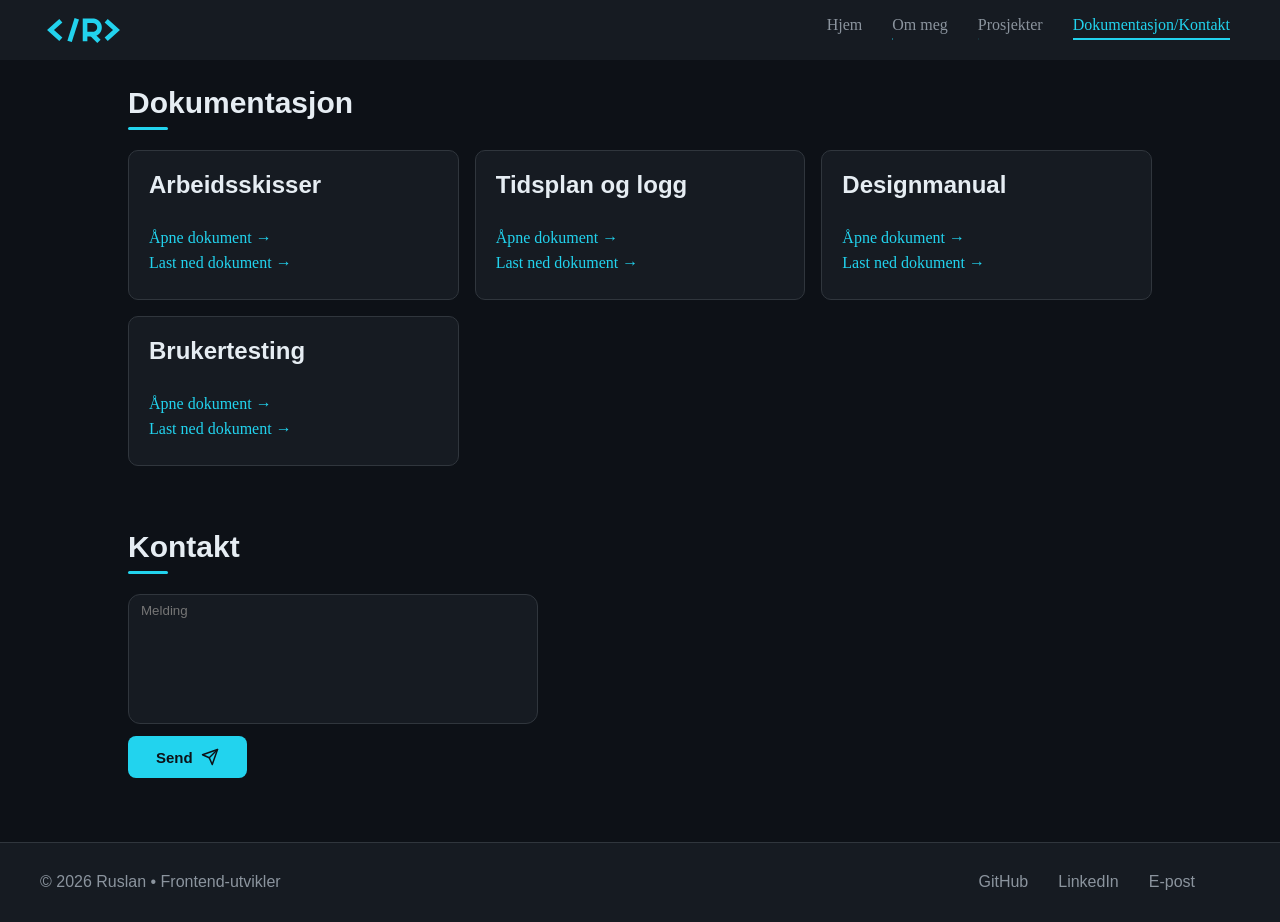
<file: html/dokumentasjon.html>
<!DOCTYPE html>
<html lang="no">
<head>
    <meta charset="UTF-8">
    <meta name="viewport" content="width=device-width, initial-scale=1.0">
    <title>Portfolio</title>
    <link rel="stylesheet" href="../css/main.css">
</head>
<body>
    <header>
        <div class="logo">
            <a href="../index.html">
                <img src="../img/logo-R.svg">
            </a>
        </div>

        <details class="mobile-menu">
            <summary>Meny</summary>
            <ul>
                <li><a href="../index.html">Hjem</a></li>
                <li><a href="om meg.html">Om meg</a></li>
                <li><a href="prosjekter.html">Prosjekter</a></li>
                <li><a href="dokumentasjon.html" class="active">Dokumentasjon/Kontakt</a></li>
            </ul>
        </details>

        <nav class="nav" id="nav-menu">
            <li><a href="../index.html">Hjem</a></li>
            <li><a href="om meg.html">Om meg</a></li>
            <li><a href="prosjekter.html">Prosjekter</a></li>
            <li><a href="dokumentasjon.html" class="active">Dokumentasjon/Kontakt</a></li>
        </nav>

    </header>

    <main>

        <section>
            <div class="dokumentasjon">
                <h1 class="section-title">Dokumentasjon</h1>
    
                <div class="cards-dokumentasjon">
                    <div class="card-dokumentasjon">
                        <h2>Arbeidsskisser</h2>
    
                        <a href="https://www.figma.com/design/So8fvzmalT2VkkwlHeTZH9/Portfolio-Frontend-%E2%80%93-Wireframes---Design-Manual?node-id=1-2&p=f&t=up4raHRkw9bvQjU5-0" target="_blank">Åpne dokument →</a>
                        <a href="../dokumenter/Portfolio Frontend – Wireframes + Design Manual.pdf" download="Arbeidsskisser-dokument.pdf">Last ned dokument →</a>
                    </div>
                    <div class="card-dokumentasjon">
                        <h2>Tidsplan og logg</h2>
    
                        <a href="../dokumenter/Tidsplan_og_logg.pdf" target="_blank">Åpne dokument →</a>
                        <a href="../dokumenter/Tidsplan_og_logg.pdf" download="Tidsplan og logg-dokument.pdf">Last ned dokument →</a>
                    </div>
                    <div class="card-dokumentasjon">
                        <h2>Designmanual</h2>
    
                        <a href="https://www.figma.com/design/So8fvzmalT2VkkwlHeTZH9/Portfolio-Frontend-%E2%80%93-Wireframes---Design-Manual?node-id=0-1&p=f&t=up4raHRkw9bvQjU5-0" target="_blank">Åpne dokument →</a>
                        <a href="../dokumenter/Design Manual.pdf" download="Designmanual-dokument.pdf">Last ned dokument →</a>
                    </div>
                    <div class="card-dokumentasjon">
                        <h2>Brukertesting</h2>
    
                        <a href="../dokumenter/Brukertesting.pdf" target="_blank">Åpne dokument →</a>
                        <a href="../dokumenter/Brukertesting.pdf" download="Brukertesting-dokument.pdf">Last ned dokument →</a>
                    </div>
                </div>
            </div>
        </section>

        <section>
            <div class="registasjon">
                <h1 class="section-title">Kontakt</h1>

                <form action="https://api.web3forms.com/submit" method="POST">
                    <input type="hidden" name="access_key" value="7290c4d4-799d-4863-9ea7-5801782dec12">
                    <input type="hidden" name="redirect" value="https://ruslanshchukin.github.io/portfolio/">
                    <textarea name="melding" placeholder="Melding" required></textarea>
                    <button type="submit" class="send-btn">
                        <span id="sendbtn">Send</span>
                        <svg viewBox="0 0 24 24" width="18" height="18" fill="none" stroke="currentColor" stroke-width="2" stroke-linecap="round" stroke-linejoin="round">
                            <path d="M22 2L11 13"/>
                            <path d="M22 2l-7 20-4-9-9-4 20-7z"/>
                        </svg>
                    </button>
                </form>
            </div>
        </section>

    </main>

    <footer>
        <div class="text-1">
            <p>© 2026 Ruslan • Frontend-utvikler</p>
        </div>
        <div class="text-2">
            <ul>
                <li>GitHub</li>
                <li>LinkedIn</li>
                <li>E-post</li>
            </ul>
        </div>
    </footer>
    <script src="../js/dokumentasjon.js"></script>
</body>
</html>
</file>
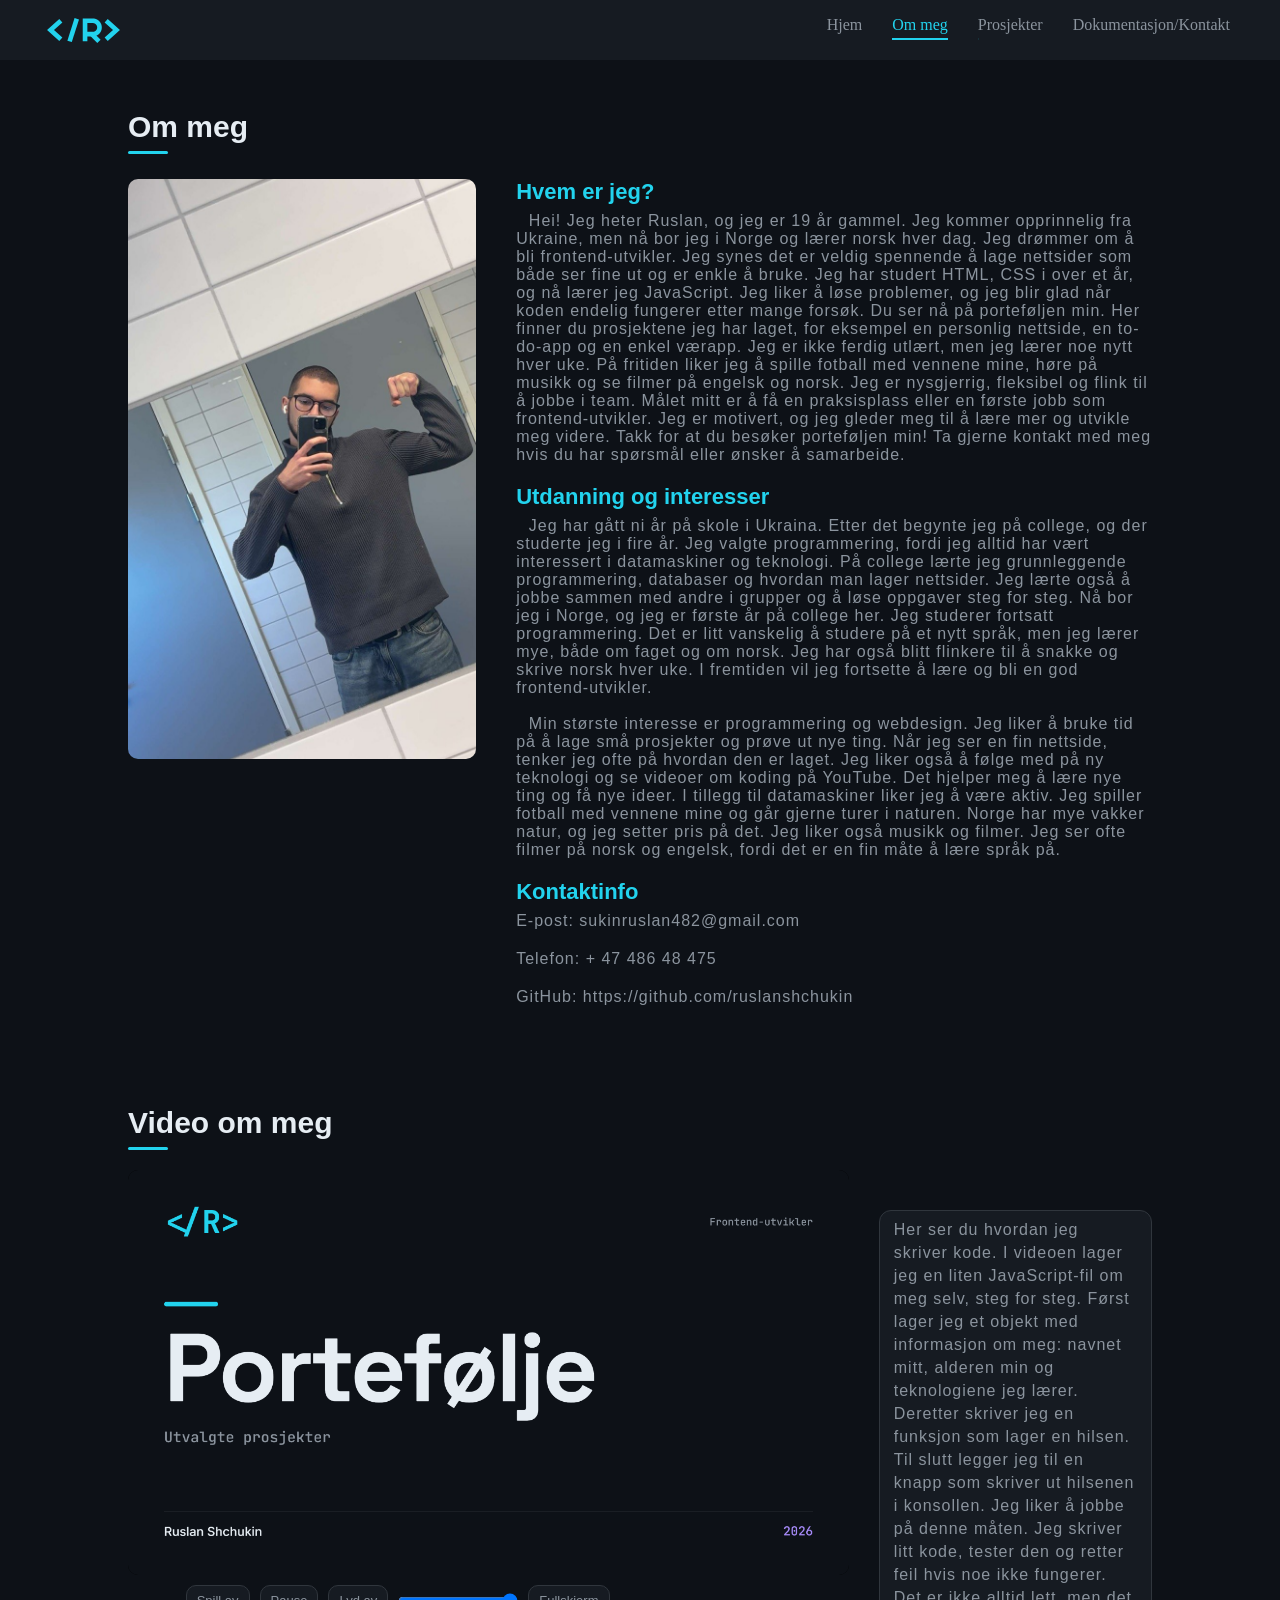
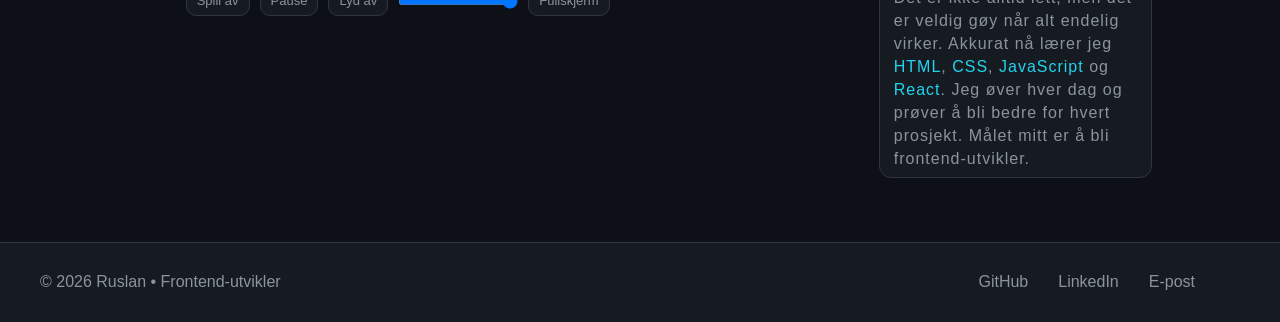
<file: html/om meg.html>
<!DOCTYPE html>
<html lang="no">
<head>
    <meta charset="UTF-8">
    <meta name="viewport" content="width=device-width, initial-scale=1.0">
    <title>Portfolio</title>
    <link rel="stylesheet" href="../css/main.css">
</head>
<body>
    <header>
        <div class="logo">
            <a href="../index.html">
                <img src="../img/logo-R.svg">
            </a>
        </div>

        <details class="mobile-menu">
            <summary>Meny</summary>
            <ul>
                <li><a href="../index.html">Hjem</a></li>
                <li><a href="om meg.html" class="active">Om meg</a></li>
                <li><a href="prosjekter.html">Prosjekter</a></li>
                <li><a href="dokumentasjon.html">Dokumentasjon/Kontakt</a></li>
            </ul>
        </details>

        <nav class="nav" id="nav-menu">
            <li><a href="../index.html">Hjem</a></li>
            <li><a href="om meg.html" class="active">Om meg</a></li>
            <li><a href="prosjekter.html">Prosjekter</a></li>
            <li><a href="dokumentasjon.html">Dokumentasjon/Kontakt</a></li>
        </nav>

    </header>

    <main>
        <section>
            <div class="content-om-meg">

                <h1 class="section-title">Om meg</h1>

                <div class="om-meg">

                    <img src="../img/første-bilde.jpg" alt="mitt bilde">

                    <div class="om-meg-tekst">
                        <h2>Hvem er jeg?</h2>

                        <p>
                            <span>Hei! Jeg heter Ruslan, og jeg er 19 år gammel. Jeg kommer opprinnelig fra Ukraine, men nå bor jeg i Norge og lærer norsk hver dag.</span>
                            Jeg drømmer om å bli frontend-utvikler. Jeg synes det er veldig spennende å lage nettsider som både ser fine ut og er enkle å bruke.
                            Jeg har studert HTML, CSS i over et år, og nå lærer jeg JavaScript. Jeg liker å løse problemer, og jeg blir glad når koden endelig fungerer etter mange forsøk.
                            Du ser nå på porteføljen min. Her finner du prosjektene jeg har laget, for eksempel en personlig nettside, en to-do-app og en enkel værapp. Jeg er ikke ferdig utlært, men jeg lærer noe nytt hver uke.
                            På fritiden liker jeg å spille fotball med vennene mine, høre på musikk og se filmer på engelsk og norsk. Jeg er nysgjerrig, fleksibel og flink til å jobbe i team.
                            Målet mitt er å få en praksisplass eller en første jobb som frontend-utvikler. Jeg er motivert, og jeg gleder meg til å lære mer og utvikle meg videre.
                            Takk for at du besøker porteføljen min! Ta gjerne kontakt med meg hvis du har spørsmål eller ønsker å samarbeide.
                        </p>

                        <h2>Utdanning og interesser</h2>
                        <p>
                            <span>Jeg har gått ni år på skole i Ukraina. Etter det begynte jeg på college, og der studerte jeg i fire år. Jeg valgte programmering, fordi jeg alltid har vært interessert i datamaskiner og teknologi.</span>
                            På college lærte jeg grunnleggende programmering, databaser og hvordan man lager nettsider. Jeg lærte også å jobbe sammen med andre i grupper og å løse oppgaver steg for steg.
                            Nå bor jeg i Norge, og jeg er første år på college her. Jeg studerer fortsatt programmering. Det er litt vanskelig å studere på et nytt språk, men jeg lærer mye, både om faget og om norsk. Jeg har også blitt flinkere til å snakke og skrive norsk hver uke.
                            I fremtiden vil jeg fortsette å lære og bli en god frontend-utvikler.
                            <br>
                            <br>
                            <span>Min største interesse er programmering og webdesign. Jeg liker å bruke tid på å lage små prosjekter og prøve ut nye ting. Når jeg ser en fin nettside, tenker jeg ofte på hvordan den er laget.</span>
                            Jeg liker også å følge med på ny teknologi og se videoer om koding på YouTube. Det hjelper meg å lære nye ting og få nye ideer.
                            I tillegg til datamaskiner liker jeg å være aktiv. Jeg spiller fotball med vennene mine og går gjerne turer i naturen. Norge har mye vakker natur, og jeg setter pris på det.
                            Jeg liker også musikk og filmer. Jeg ser ofte filmer på norsk og engelsk, fordi det er en fin måte å lære språk på.
                        </p>

                        <h2>Kontaktinfo</h2>
                        <p>E-post: 
                            <a href="https://mail.google.com/mail/u/0/?hl=ru#inbox?compose=CllgCJfmrJjBhlbhVldlgZNxZMCgJKndXCrHfFXgDmlBXKqHZqpQmMDRrFFnsMzWnHgFKFZsNFg" target="_blank" rel="noopener noreferrer" title="Du kan trykke og skrive beskjed på e-posten mitt her">sukinruslan482@gmail.com</a>
                        </p>
                        <p>Telefon: + 47 486 48 475</p>
                        <p>GitHub:
                            <a href="https://github.com/ruslanshchukin" target="_blank" rel="noopener noreferrer" title="Du kan trykke og finne informasjon på GitHub her">https://github.com/ruslanshchukin</a>
                        </p>
                    </div>
                </div>

            </div>
        </section>

        <section>
            <div class="content-2">
                <h1 class="section-title-2">Video om meg</h1>

                <div class="video-layout">

                    <div class="video-col">
                        <div class="video">
                            <video id="minVideo" src="../img/koding.mp4" aria-label="video om meg" poster="../img/poster-for-video.png"></video>
                        </div>

                        <div class="kontroller">
                            <button id="spillAv">Spill av</button>
                            <button id="pause">Pause</button>
                            <button id="lyd">Lyd av</button>
                            <input type="range" id="volum" min="0" max="1" step="0.1" value="1">
                            <button id="fullskjerm">Fullskjerm</button>
                        </div>
                    </div>

                    <div class="content-2-2">
                        <p>
                            Her ser du hvordan jeg skriver kode. I videoen lager jeg en liten JavaScript-fil om meg selv, steg for steg.
                            Først lager jeg et objekt med informasjon om meg: navnet mitt, alderen min og teknologiene jeg lærer.
                            Deretter skriver jeg en funksjon som lager en hilsen. Til slutt legger jeg til en knapp som skriver ut hilsenen i konsollen.
                            Jeg liker å jobbe på denne måten. Jeg skriver litt kode, tester den og retter feil hvis noe ikke fungerer. Det er ikke alltid lett, men det er veldig gøy når alt endelig virker.
                            Akkurat nå lærer jeg
                            <span title="HTML er språket som bygger strukturen til en nettside. Med HTML lager jeg overskrifter, tekst, bilder, lenker og knapper.">HTML</span>,
                            <span title="CSS bestemmer hvordan nettsiden ser ut. Jeg bruker CSS til farger, skrifttyper, avstander og layout, og til å gjøre siden fin på både mobil og PC.">CSS</span>,
                            <span title="JavaScript gjør nettsiden levende. Med JavaScript kan jeg lage knapper som gjør noe, menyer som åpner seg, og apper som reagerer når brukeren klikker.">JavaScript</span> og
                            <span title="React er et verktøy laget i JavaScript. Det hjelper meg å bygge nettsider av små, gjenbrukbare deler som kalles komponenter. Det gjør store prosjekter enklere å lage og vedlikeholde.">React</span>. Jeg øver hver dag og prøver å bli bedre for hvert prosjekt. Målet mitt er å bli frontend-utvikler.
                        </p>
                    </div>

                </div>
            </div>
        </section>
    </main>

    <footer>
        <div class="text-1">
            <p>© 2026 Ruslan • Frontend-utvikler</p>
        </div>
        <div class="text-2">
            <ul>
                <li>GitHub</li>
                <li>LinkedIn</li>
                <li>E-post</li>
            </ul>
        </div>
    </footer>
    <script src="../js/om meg.js"></script>
</body>
</html>
</file>
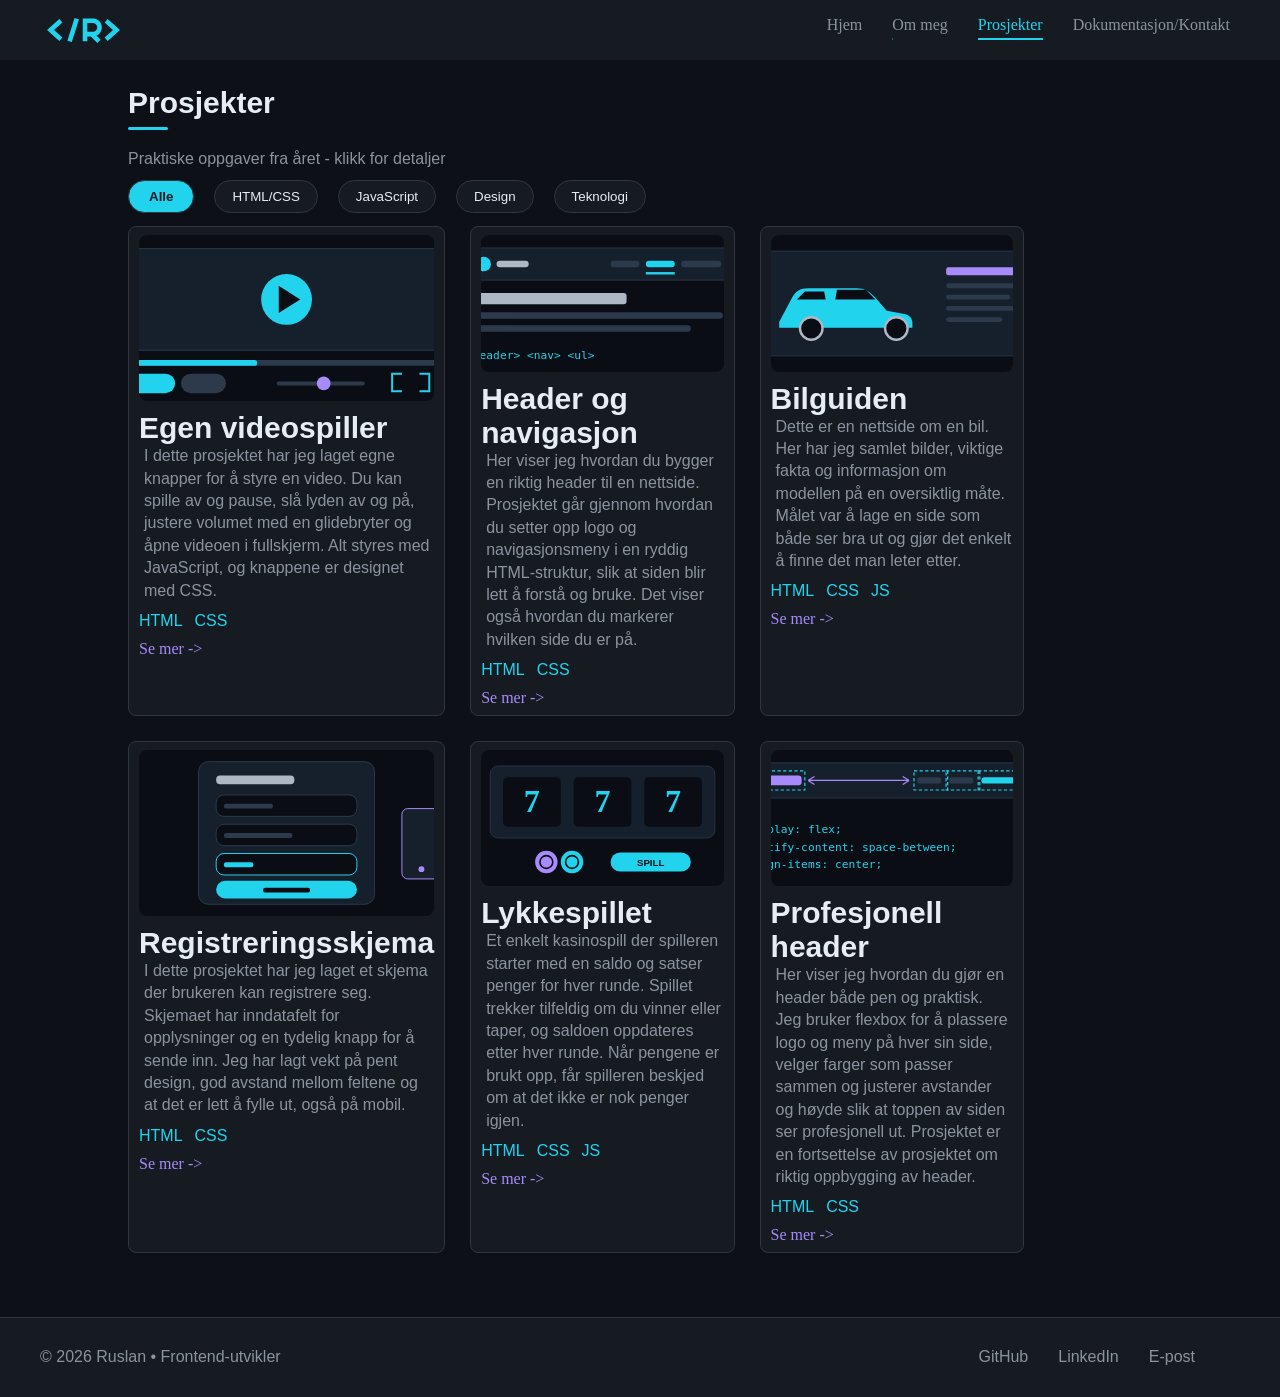
<file: html/prosjekter.html>
<!DOCTYPE html>
<html lang="no">
<head>
    <meta charset="UTF-8">
    <meta name="viewport" content="width=device-width, initial-scale=1.0">
    <title>Portfolio</title>
    <link rel="stylesheet" href="../css/main.css">
</head>
<body>
    <header>
        <div class="logo">
            <a href="../index.html">
                <img src="../img/logo-R.svg">
            </a>
        </div>

        <details class="mobile-menu">
            <summary>Meny</summary>
            <ul>
                <li><a href="../index.html">Hjem</a></li>
                <li><a href="om meg.html">Om meg</a></li>
                <li><a href="prosjekter.html" class="active">Prosjekter</a></li>
                <li><a href="dokumentasjon.html">Dokumentasjon/Kontakt</a></li>
            </ul>
        </details>

        <nav class="nav" id="nav-menu">
            <li><a href="../index.html">Hjem</a></li>
            <li><a href="om meg.html">Om meg</a></li>
            <li><a href="prosjekter.html" class="active">Prosjekter</a></li>
            <li><a href="dokumentasjon.html">Dokumentasjon/Kontakt</a></li>
        </nav>
        
    </header>

    <main>
        <section>

            <div class="prosjekter">
                <h1 class="section-title">Prosjekter</h1>

                <p>Praktiske oppgaver fra året - klikk for detaljer</p>
            </div>

        </section>
        <section>

            <div class="filters">
                <button class="filter-btn active" data-filter="all">Alle</button>
                <button class="filter-btn" data-filter="html-css">HTML/CSS</button>
                <button class="filter-btn" data-filter="javascript">JavaScript</button>
                <button class="filter-btn" data-filter="design">Design</button>
                <button class="filter-btn" data-filter="teknologi">Teknologi</button>
            </div>

        </section>
        <section>

            <div class="projects">
                <div class="project" data-category="html-css">
                    <img src="../img/prosjekt1-videospiller.svg" alt="img-about-htmlcss" loading="lazy">
                    <div class="card-body">
                        <h2>Egen videospiller</h2>
                        <p>I dette prosjektet har jeg laget egne knapper for å styre en video. Du kan spille av og pause, slå lyden av og på, justere volumet med en glidebryter og åpne videoen i fullskjerm. Alt styres med JavaScript, og knappene er designet med CSS.</p>
                        <ul>
                            <li>HTML</li>
                            <li>CSS</li>
                        </ul>
                    </div>
                    <a href="#" alt="se mer">Se mer -></a>
                </div>
                <div class="project" data-category="html-css">
                    <img src="../img/prosjekt2-header-navigasjon.svg" alt="img-about-js" loading="lazy">
                    <div class="card-body">
                        <h2>Header og navigasjon</h2>
                        <p>Her viser jeg hvordan du bygger en riktig header til en nettside. Prosjektet går gjennom hvordan du setter opp logo og navigasjonsmeny i en ryddig HTML-struktur, slik at siden blir lett å forstå og bruke. Det viser også hvordan du markerer hvilken side du er på.</p>
                        <ul>
                            <li>HTML</li>
                            <li>CSS</li>
                        </ul>
                    </div>
                    <a href="#" alt="se mer">Se mer -></a>
                </div>
                <div class="project" data-category="html-css javascript design">
                    <img src="../img/prosjekt3-bilguiden.svg" alt="img-about-html-css-js" loading="lazy">
                    <div class="card-body">
                        <h2>Bilguiden</h2>
                        <p>Dette er en nettside om en bil. Her har jeg samlet bilder, viktige fakta og informasjon om modellen på en oversiktlig måte. Målet var å lage en side som både ser bra ut og gjør det enkelt å finne det man leter etter.</p>
                        <ul>
                            <li>HTML</li>
                            <li>CSS</li>
                            <li>JS</li>
                        </ul>
                    </div>
                    <a href="#" alt="se mer">Se mer -></a>
                </div>
                <div class="project" data-category="html-css design">
                    <img src="../img/prosjekt4-registreringsskjema.svg" alt="img-about-design" loading="lazy">
                    <div class="card-body">
                        <h2>Registreringsskjema</h2>
                        <p>I dette prosjektet har jeg laget et skjema der brukeren kan registrere seg. Skjemaet har inndatafelt for opplysninger og en tydelig knapp for å sende inn. Jeg har lagt vekt på pent design, god avstand mellom feltene og at det er lett å fylle ut, også på mobil.</p>
                        <ul>
                            <li>HTML</li>
                            <li>CSS</li>
                        </ul>
                    </div>
                    <a href="#" alt="se mer">Se mer -></a>
                </div>
                <div class="project" data-category="teknologi javascript html-css">
                    <img src="../img/prosjekt5-lykkespillet.svg" alt="img-about-teknologi" loading="lazy">
                    <div class="card-body">
                        <h2>Lykkespillet</h2>
                        <p>Et enkelt kasinospill der spilleren starter med en saldo og satser penger for hver runde. Spillet trekker tilfeldig om du vinner eller taper, og saldoen oppdateres etter hver runde. Når pengene er brukt opp, får spilleren beskjed om at det ikke er nok penger igjen.</p>
                        <ul>
                            <li>HTML</li>
                            <li>CSS</li>
                            <li>JS</li>
                        </ul>
                    </div>
                    <a href="#" alt="se mer">Se mer -></a>
                </div>
                <div class="project" data-category="design html-css">
                    <img src="../img/prosjekt6-profesjonell-header.svg" alt="img-about-design-htmlcss" loading="lazy">
                    <div class="card-body">
                        <h2>Profesjonell header</h2>
                        <p>Her viser jeg hvordan du gjør en header både pen og praktisk. Jeg bruker flexbox for å plassere logo og meny på hver sin side, velger farger som passer sammen og justerer avstander og høyde slik at toppen av siden ser profesjonell ut. Prosjektet er en fortsettelse av prosjektet om riktig oppbygging av header.</p>
                        <ul>
                            <li>HTML</li>
                            <li>CSS</li>
                        </ul>
                    </div>
                    <a href="#" alt="se mer">Se mer -></a>
                </div>
            </div>

        </section>
    </main>

    <footer>
        <div class="text-1">
            <p>© 2026 Ruslan • Frontend-utvikler</p>
        </div>
        <div class="text-2">
            <ul>
                <li>GitHub</li>
                <li>LinkedIn</li>
                <li>E-post</li>
            </ul>
        </div>
    </footer>
    <script src="../js/prosjekter.js"></script>
</body>
</html>
</file>
<file: css/main.css>
:root{
    --bakgrunn: #0D1117;    /*Hovedbakgrunn*/
    --flate: #161B22;       /*Kort, seksjoner*/
    --kantlinje: #30363D;   /*Rammer, linjer*/
    --tekst:#E6EDF3;        /*Brødtekst, overskrifter*/
    --dempet: #8B949E;      /*Sekundærtekst*/
    --aksent1: #22D3EE;     /*Knapper, lenker, logo*/
    --aksent2: #A78BFA;     /*Detaljer, hovern*/
    --suksess: #34D399;     /*Status, «åpen for jobb»*/
}

html {
    scroll-behavior: smooth;
}

* {
    box-sizing: border-box;
    margin: 0;
    padding: 0;
}

img,
video {
    max-width: 100%;
}

body{
    background-color: var(--bakgrunn);
    overflow-x: hidden;
    margin: 0;
    min-height: 100vh;       
    display: flex;
    flex-direction: column;
}

main {
    flex: 1;              
}

header{
    display: flex;
    justify-content: space-between;
    align-items: center;
    padding: 10px 20px;
    min-height: 60px;
    background-color: var(--flate);
    font-family: Georgia, 'Times New Roman', Times, serif;
}

.logo {
    font-weight: bold;
    color: var(--aksent1);
    padding-left: 27px;
}

.logo a {
    text-decoration: none;
    color: var(--aksent1);
    cursor: pointer;
}

.logo img {
    display: block;
    height: 25px;
    width: auto;
}

.logo:hover {
    filter: drop-shadow(0 0 8px rgba(34, 211, 238, 0.7));
    animation: wiggle 0.4s ease;
}

@keyframes wiggle {
    0%, 100% { transform: rotate(0deg); }
    25%      { transform: rotate(-6deg); }
    75%      { transform: rotate(6deg); }
}

.mobile-menu {
    display: none;
    color: var(--aksent1);
    font-size: 15px;
    cursor: pointer;
}

.mobile-menu ul {
    list-style: none;
    padding-top: 5px;
    border: 1px solid var(--kantlinje);
    padding: 5px 5px;
    background-color: var(--flate);
}

.mobile-menu a {
    text-decoration: none;
    color: var(--dempet);
    cursor: pointer;
}

.mobile-menu a:hover {
    color: var(--aksent1);
}

.nav {
    display: flex;
    gap: 50px;
    margin-right: 100px;
    font-size: 16px;
    list-style: none;
}

.nav a {
    position: relative;
    display: inline-block;
    overflow: hidden;
    padding-bottom: 6px;
    color: var(--dempet);
    text-decoration: none;
    white-space: nowrap;
    transition: color 0.2s;
    cursor: pointer;
}

.nav a::after {
    content: "";
    position: absolute;
    bottom: 0;
    left: 0;
    width: 100%;
    height: 2px;
    background-color: var(--aksent1);
    transform: translateX(-100%);
    transition: transform 0.3s;
}

.nav a:hover::after,
.nav a.active::after {
    transform: translateX(0);
}

.nav a:hover {
    color: var(--aksent1);
}

.nav a.active {
    color: var(--aksent1);
}

.section-title {
    position: relative;
    display: inline-block;
    padding-bottom: 10px;
    font-size: 30px;
    color: var(--tekst);
    font-family: 'Gill Sans', 'Gill Sans MT', Calibri, 'Trebuchet MS', sans-serif;
}

.section-title::after {
    content: "";
    position: absolute;
    left: 0;
    bottom: 0;
    width: 40px;
    height: 3px;
    background-color: var(--aksent1);
    border-radius: 2px;
    transition: width 0.4s ease;
}

.section-title:hover::after {
    width: 100%;
}

footer {
    margin-top: 5%;
    min-height: 80px;
    background-color: var(--flate);
    border-top: 1px solid var(--kantlinje);
    display: flex;
    justify-content: space-between;
    font-family: 'Gill Sans', 'Gill Sans MT', Calibri, 'Trebuchet MS', sans-serif;
}

.text-1 {
    color: var(--dempet);
    padding-top: 30px;
    padding-left: 40px;
}

.text-2 {
    color: var(--dempet);
    padding-top: 30px;
    padding-right: 85px;
}

.text-2 ul {
    display: flex;
    gap: 30px;
    list-style: none;
}

/*HJEM (index.html)*/

.content {
    display: block;
    margin-top: 70px;
    margin-left: 15%;
    position: relative;
}

.content > *:not(img) {
    max-width: 55%;
}

.første {
    color: var(--aksent1);
    font-family: Georgia, 'Times New Roman', Times, serif;
    letter-spacing: 2px;
}

.content h1 {
    color: var(--tekst);
    padding-top: 5px;
    font-size: clamp(34px, 3.2vw, 62px);
    font-family: 'Lucida Sans', 'Lucida Sans Regular', 'Lucida Grande', 'Lucida Sans Unicode', Geneva, Verdana, sans-serif;
    letter-spacing: 1px;
    font-weight: lighter;
}

.content h2 {
    color: var(--aksent2);
    font-family: 'Gill Sans', 'Gill Sans MT', Calibri, 'Trebuchet MS', sans-serif;
    letter-spacing: 2px;
    font-size: clamp(20px, 1.6vw, 30px);
    padding-bottom: 20px;
}

.context {
    color: var(--dempet);
    letter-spacing: 1px;
    font-family: 'Gill Sans', 'Gill Sans MT', Calibri, 'Trebuchet MS', sans-serif;
    padding-bottom: 30px;
    font-size: 17px;
}

.buttons {
    display: flex;
    flex-wrap: wrap;
    gap: 16px;
    transition: box-shadow 0.25s ease, background-color 0.25s ease,
                transform 0.25s ease;
}

.prosjekt {
    border: 1px solid var(--aksent1);
    padding: 10px 42px;
    border-radius: 7px;
    text-decoration: none;
    text-align: center;
    cursor: pointer;
    transition: 0.2s;
    font-family: 'Gill Sans', 'Gill Sans MT', Calibri, 'Trebuchet MS', sans-serif;
}

#se-prosjekter {
    color: var(--flate);
    background-color: var(--aksent1);
    font-weight: bold;
    font-size: 17px;
}

#se-prosjekter:hover {
    color: var(--flate);
    background-color: var(--aksent1);
    box-shadow: 0 0 12px rgba(34, 211, 238, 0.35);
    transform: translateY(-2px);
}

#kontakt {
    color: var(--aksent1);
    background-color: transparent;
    font-weight: 500;
    font-size: 17px;
}

#kontakt:hover {
    background-color: rgba(34, 211, 238, 0.08);
    box-shadow: 0 0 14px rgba(34, 211, 238, 0.4);
    transform: translateY(-2px);
}

.content img {
    position: absolute;
    top: 0;
    left: 59.5%;
    width: 34%;
    max-width: 500px;
    height: auto;
    aspect-ratio: 10 / 7;
    object-fit: cover;
    border-radius: 20px;
}

.content-1 {
    margin-left: 10%;
    margin-right: 10%;
    margin-top: 200px;
}

.cards {
    display: grid;
    grid-template-columns: repeat(2, 1fr);  
    gap: 38px;
    margin-top: 25px;
}

.card {
    border: 1px solid var(--kantlinje);
    border-radius: 8px;
    padding: 10px 17px;
    background-color: var(--flate);
}

.card img {
    display: block;
    width: 100%;
    height: auto;
    aspect-ratio: 16 / 9;
    object-fit: cover;
    border-radius: 8px;
}

.card h2 {
    color: var(--tekst);
    font-family: 'Gill Sans', 'Gill Sans MT', Calibri, 'Trebuchet MS', sans-serif;
    padding-top: 10px;
    padding-bottom: 6px;
    font-weight: 600;
    font-size: 30px;
}

.card p {
    color: var(--dempet);
    font-family: 'Gill Sans', 'Gill Sans MT', Calibri, 'Trebuchet MS', sans-serif;
    padding-bottom: 10px;
    line-height: 1.4;
}

.card ul {
    display: flex;
    flex-wrap: wrap;
    gap: 12px;
}

.card li {
    list-style: none;
    color: var(--aksent1);
    font-family: 'Gill Sans', 'Gill Sans MT', Calibri, 'Trebuchet MS', sans-serif;
    font-weight: 400;
}

.ferdigheter {
    margin-left: 10%;
    margin-right: 10%;
    margin-top: 4%;
}

.ferdigheter ul {
    display: flex;
    flex-wrap: wrap;
    gap: 18px;
    list-style: none;
}

.ferdigheter li {
    border: 1px solid var(--kantlinje);
    padding: 12px 40px;
    border-radius: 20px;
    background-color: var(--flate);
    color: var(--aksent1);
    text-align: center;
    margin-top: 30px;
    font-family: 'Gill Sans', 'Gill Sans MT', Calibri, 'Trebuchet MS', sans-serif;
    font-weight: 500;
}

/*OM MEG (om-meg.html)*/

.content-om-meg {
    margin-left: 10%;
    margin-right: 10%;
    margin-top: 50px;
}

.om-meg {
    display: flex;
    align-items: flex-start;
    gap: 60px;
    padding-top: 25px;
}

.om-meg img {
    flex: 0 0 34%;
    width: 34%;
    max-width: 500px;
    height: auto;
    aspect-ratio: 5 / 6;
    object-fit: cover;
    border-radius: 10px;
}

.om-meg-tekst {
    flex: 1;
    min-width: 0;
    max-width: 900px;
    padding-top: 0;
}

.om-meg-tekst h2 {
    color: var(--aksent1);
    padding-bottom: 7px;
    font-family: 'Gill Sans', 'Gill Sans MT', Calibri, 'Trebuchet MS', sans-serif;
    font-size: clamp(22px, 1.6vw, 30px);
}

.om-meg-tekst p {
    letter-spacing: 1px;
    padding-bottom: 20px;
    color: var(--dempet);
    font-family: 'Gill Sans', 'Gill Sans MT', Calibri, 'Trebuchet MS', sans-serif;
    overflow-wrap: anywhere;
}

.om-meg-tekst span {
    padding-left: 2%;
}

.om-meg-tekst a{
    text-decoration: none;
    color: var(--dempet);
    cursor: pointer;
}

.om-meg-tekst a:hover {
    color: var(--aksent1);
}

.content-2 {
    margin-left: 10%;
    margin-right: 10%;
    margin-top: 7%;
    position: relative;
}

.section-title-2 {
    position: relative;
    display: inline-block;
    padding-bottom: 10px;
    font-size: 30px;
    color: var(--tekst);
    font-family: 'Gill Sans', 'Gill Sans MT', Calibri, 'Trebuchet MS', sans-serif;
}

.section-title-2::after {
    content: "";
    position: absolute;
    left: 0;
    bottom: 0;
    width: 40px;
    height: 3px;
    background-color: var(--aksent1);
    border-radius: 2px;
    transition: width 0.4s ease;
}

.section-title-2:hover::after {
    width: 100%;
}

.video-layout {
    display: flex;
    align-items: flex-start;
    gap: 40px;
    padding-top: 10px;
}

.video-col {
    flex: 0 1 800px;
    min-width: 0;
}

.video {
    padding-top: 10px;
    max-width: 800px;
}

.video video {
    display: block;
    width: 100%;
    height: auto;
    border-radius: 10px;
    background-color: #000;
}

.kontroller {
    display: flex;
    flex-wrap: wrap;
    align-items: center;
    gap: 10px;
    padding-top: 10px;
    padding-left: 8%;
}

.kontroller button {
    background-color: var(--flate);
    border: 1px solid var(--kantlinje);
    border-radius: 10px;
    padding: 7px 10px;
    color: var(--dempet);
    cursor: pointer;
    font-family: 'Gill Sans', 'Gill Sans MT', Calibri, 'Trebuchet MS', sans-serif;
    font-size: 13px;
}

.kontroller button:hover {
    color: var(--aksent1);
}

.kontroller input[type="range"] {
    max-width: 120px;
}

.content-2-2 {
    flex: 1 1 300px;
    max-width: 450px;
    border: 1px solid var(--kantlinje);
    background-color: var(--flate);
    padding: 7px 14px;
    letter-spacing: 1px;
    line-height: 23px;
    border-radius: 12px;
    color: var(--dempet);
    font-family: 'Gill Sans', 'Gill Sans MT', Calibri, 'Trebuchet MS', sans-serif;
}

.content-2-2 span {
    color: var(--aksent1);
}

/*PROSJEKTER (prosjekter.html)*/

.prosjekter {
    padding-top: 2%;
    padding-left: 10%;
    gap: 15px;
}

.prosjekter p {
    padding-top: 20px;
    color: var(--dempet);
    font-family: 'Gill Sans', 'Gill Sans MT', Calibri, 'Trebuchet MS', sans-serif;
    font-size: 16px;
}

.filters {
    display: flex;
    gap: 20px;
    padding-left: 10%;
    padding-top: 1%;
}

.filter-btn {
    border: 1px solid var(--kantlinje);
    background-color: var(--flate);
    padding: 8px 17px;
    border-radius: 18px;
    color: var(--tekst);
    cursor: pointer;
}

.filter-btn.active{
    border: 1px solid var(--kantlinje);
    background-color: var(--aksent1);
    padding: 8px 20px;
    border-radius: 18px;
    color: var(--flate);
    font-weight: 550;
}

.project.hidden {
    display: none;
}

.projects {
    padding-left: 10%;
    padding-top: 1%;
    display: grid;
    grid-template-columns: repeat(3, 2fr);
    gap: 25px;
    margin-right: 20%;
}

.project {
    border: 1px solid var(--kantlinje);
    border-radius: 8px;
    padding: 8px 10px;
    background-color: var(--flate);
}

.project img {
    display: block;
    width: 100%;
    height: auto;
    aspect-ratio: 16 / 9;
    object-fit: cover;
    border-radius: 8px;
}

.card-body h2 {
    color: var(--tekst);
    padding-top: 10px;
    font-family: 'Gill Sans', 'Gill Sans MT', Calibri, 'Trebuchet MS', sans-serif;
    font-weight: 600;
    font-size: 30px;
}

.card-body p {
    padding-left: 5px;
    font-family: 'Gill Sans', 'Gill Sans MT', Calibri, 'Trebuchet MS', sans-serif;
    color: var(--dempet);
    line-height: 1.4;
    padding-bottom: 10px;
}

.card-body ul {
    display: flex;
    flex-wrap: wrap;
    gap: 12px;
}

.card-body li {
    list-style: none;
    color: var(--aksent1);
    font-weight: 400;
    font-family: 'Gill Sans', 'Gill Sans MT', Calibri, 'Trebuchet MS', sans-serif;
    padding-bottom: 10px;
}

.project a {
    text-decoration: none;
    color: var(--aksent2);
    cursor: pointer;
}

.project a:hover {
    text-decoration: underline;
}

/*Dokumentasjon (Dokumentasjon.html)*/

.dokumentasjon {
    display: block;
    margin-left: 10%;
    margin-right: 10%;
    margin-top: 2%;
}

.cards-dokumentasjon {
    padding-top: 2%;
    display: grid;
    grid-template-columns: repeat(3, 1fr);
    gap: 16px;
}

.card-dokumentasjon {
    border: 1px solid var(--kantlinje);
    background-color: var(--flate);
    border-radius: 10px;
    padding: 20px 20px;
    max-width: 670px;
    height: auto;
    min-width: 0;
}

.card-dokumentasjon h2 {
    color: var(--tekst);
    font-family: 'Gill Sans', 'Gill Sans MT', Calibri, 'Trebuchet MS', sans-serif;
    font-weight: 600;
    padding-bottom: 30px;
    font-size: 28px;
}

.card-dokumentasjon a {
    display: block;
    padding-bottom: 7px;
    text-decoration: none;
    cursor: pointer;
    color: var(--aksent1);
}

.card-dokumentasjon a:hover {
    transform: translateX(6px);
    text-shadow: 0 0 10px rgba(34, 211, 238, .8);
}

.registasjon {
    margin-left: 10%;
    margin-right: 10%;
    margin-top: 5%;
}

.registasjon form {
    padding-top: 20px;
}

.registasjon textarea {
    display: block;
    margin-bottom: 12px;
    border: 1px solid var(--kantlinje);
    background-color: var(--flate);
    border-radius: 12px;
    resize: none;
    width: 30%;
    height: 130px;
    box-sizing: border-box; 
    color: var(--aksent1);
    padding: 8px 12px;
    font-family: 'Gill Sans', 'Gill Sans MT', Calibri, 'Trebuchet MS', sans-serif;
}

.registasjon form button {
    position: relative;
    overflow: hidden;
    display: inline-flex;
    align-items: center;
    gap: 8px;
    padding: 12px 28px;
    border: none;
    border-radius: 8px;
    background: var(--aksent1);
    color: var(--bakgrunn);
    font-weight: 600;
    font-size: 15px;
    cursor: pointer;
    box-shadow: 0 0 0 rgba(34, 211, 238, 0);
    transition: transform .25s ease, box-shadow .25s ease;
}

.registasjon form button::before {
    content: "";
    position: absolute;
    top: 0;
    left: -75%;
    width: 50%;
    height: 100%;
    background: linear-gradient(120deg, transparent, rgba(255, 255, 255, .55), transparent);
    transform: skewX(-20deg);
}

.registasjon form button:hover {
    transform: translateY(-3px);
    box-shadow: 0 8px 24px rgba(34, 211, 238, .45),
                0 0 40px rgba(34, 211, 238, .25);
}

.registasjon form button:hover::before {
    animation: shine .7s ease;
}

@keyframes shine {
    to { left: 130%; }
}

.registasjon form button svg {
    transition: transform .3s ease;
}
.registasjon form button:hover svg {
    transform: translate(4px, -4px) rotate(8deg);
}

.registasjon form button:active {
    transform: translateY(0) scale(.96);
    box-shadow: 0 2px 10px rgba(34, 211, 238, .4);
}

@media (prefers-reduced-motion: reduce) {
    .registasjon form button,
    .registasjon form button svg { transition: none; }
    .registasjon form button:hover::before { animation: none; }
}

/*MEDIA QUERIES (fra størst til minst skjerm)*/

/*(over 1920px)*/

@media (min-width: 1921px) {
    header {
        min-height: 80px;
        padding: 14px 40px;
    }

    .logo {
        font-size: 44px;
    }

    .logo img {
        height: 48px;
    }

    .nav {
        font-size: 22px;
        gap: 70px;
        margin-right: 140px;
    }

    .nav a::after {
        height: 3px;
    }

    .section-title,
    .section-title-2 {
        font-size: 42px;
    }

    /*Prosjekter*/
    .prosjekter {
        padding-top: 3%;
    }

    .prosjekter p {
        font-size: 22px;
    }

    .filters {
        gap: 28px;
    }

    .filter-btn {
        font-size: 20px;
        padding: 10px 24px;
        border-radius: 24px;
    }

    .filter-btn.active {
        padding: 10px 28px;
        border-radius: 24px;
    }

    .projects {
        gap: 40px;
    }

    .project {
        padding: 12px 14px;
    }

    .card-body h2 {
        font-size: 40px;
    }

    .card-body p {
        font-size: 20px;
    }

    .card-body li {
        font-size: 20px;
    }

    .project a {
        font-size: 20px;
    }

    .dokumentasjon {
        width: 90%;
        max-width: 1700px;
        margin: 50px auto 0;
    }

    .cards-dokumentasjon {
        grid-template-columns: repeat(4, minmax(0, 1fr));
        gap: 25px;
        padding-top: 35px;
    }

    .card-dokumentasjon {
        width: 100%;
        max-width: none;
        min-width: 0;
        padding: 25px;
    }

    .card-dokumentasjon h2 {
        font-size: 30px;
        padding-bottom: 30px;
    }

    .card-dokumentasjon a {
        font-size: 19px;
        overflow-wrap: anywhere;
    }

    .registasjon {
        width: 90%;
        max-width: 1700px;
        margin: 90px auto 0;
    }

    .registasjon textarea {
        width: 50%;
        max-width: 700px;
        min-height: 160px;
        font-size: 18px;
    }

    .registasjon form button {
        font-size: 18px;
        padding: 14px 32px;
    }


    footer {
        min-height: 110px;
        font-size: 20px;
    }

    .text-1,
    .text-2 {
        padding-top: 40px;
    }
}

/*2000px og større*/

@media (min-width: 2000px) {
    .cards {
        grid-template-columns: repeat(4, 1fr);
    }

    .om-meg-tekst {
        max-width: 1000px;
    }

    .video-col {
        flex-basis: 900px;
    }

    .video {
        max-width: 900px;
    }
}

/*Opptil 1920px*/

@media (max-width: 1920px) {
    .nav {
        margin-right: 60px;
        gap: 40px;
    }

    /*Hjem*/
    .content {
        margin-top: 60px;
    }

    .content-1 {
        margin-top: 160px;
    }

    /*Om meg*/
    .om-meg {
        gap: 50px;
    }

    .om-meg img {
        height: 580px;
    }

    .content-2 {
        margin-top: 100px;
    }

    .content-2-2 {
        margin-top: 50px;
    }
}

/*Opptil 1440px*/

@media (max-width: 1440px) {
    .nav {
        margin-right: 30px;
        gap: 30px;
    }

    /*Hjem*/
    .content-1 {
        margin-top: 120px;
    }

    .card h2 {
        font-size: 24px;
    }

    /*Om meg*/
    .om-meg {
        gap: 40px;
    }

    .video-layout {
        gap: 30px;
    }

    .content-2 {
        margin-top: 80px;
    }

    /*Dokumentasjon*/
    .card-dokumentasjon h2 {
        font-size: 24px;
    }

    .registasjon textarea {
        width: 40%;
    }
}

/*Opptil 1100p*/

@media (max-width: 1100px) {
    .content,
    .content-1,
    .content-om-meg,
    .content-2,
    .ferdigheter {
        margin-left: 5%;
        margin-right: 5%;
    }

    .nav {
        margin-right: 0;
        gap: 24px;
    }

    .logo {
        padding-left: 0;
    }

    .text-1 {
        padding-left: 20px;
    }

    .text-2 {
        padding-right: 20px;
    }

    /*Hjem*/
    .content {
        margin-top: 40px;
    }

    .content > *:not(img) {
        max-width: 100%;
    }

    .content img {
        position: static;
        display: block;
        width: 100%;
        max-width: 500px;
        margin-top: 30px;
    }

    .content-1 {
        margin-top: 70px;
    }

    /*Om meg*/
    .content-om-meg {
        margin-top: 40px;
    }

    .om-meg {
        flex-direction: column;
        gap: 30px;
    }

    .om-meg img {
        flex: none;
        width: 100%;
        max-width: 500px;
    }

    .om-meg-tekst {
        max-width: 100%;
    }

    .video-layout {
        flex-direction: column;
        gap: 24px;
    }

    .video-col {
        flex: none;
        width: 100%;
    }

    .content-2-2 {
        flex: none;
        width: 100%;
        max-width: 100%;
    }

    .content-2 {
        margin-top: 70px;
    }

    /*Dokumentasjon*/
    .dokumentasjon {
        margin-left: 5%;
        margin-right: 5%;
        margin-top: 30px;
    }

    .cards-dokumentasjon {
        grid-template-columns: repeat(2, minmax(0, 1fr));
        gap: 20px;
        padding-top: 20px;
    }

    .card-dokumentasjon {
        max-width: none;
    }

    .registasjon {
        margin-left: 5%;
        margin-right: 5%;
        margin-top: 60px;
    }

    .registasjon textarea {
        width: 60%;
    }
}

/*Opptil 1024px (prosjekter)*/

@media (max-width: 1024px) {
    .projects {
        grid-template-columns: repeat(2, 1fr);
        margin-right: 10%;
    }
}

/*Opptil 768px (mobil/nettbrett)*/

@media (max-width: 768px) {

    header {
        position: relative;
        z-index: 1000;
        display: flex;
        flex-direction: row;
        justify-content: space-between;
        align-items: center;
        padding: 12px 20px;
        min-height: 60px;
    }

    .logo {
        margin-right: 0;
        padding-left: 0;
        position: relative;
        z-index: 1001;
    }

    .mobile-menu {
        display: block;
        position: relative;
        margin: 0;
        margin-left: auto;
        font-size: 16px;
        color: var(--aksent1);
        cursor: pointer;
        z-index: 1002;
    }

    .mobile-menu ul {
        display: flex;
        flex-direction: column;
        gap: 0;
        list-style: none;

        position: absolute;
        top: calc(100% + 12px);
        right: 0;

        min-width: 190px;
        padding: 8px;
        border: 1px solid var(--kantlinje);
        border-radius: 8px;
        background-color: var(--flate);

        z-index: 1003;
    }

    .mobile-menu li {
        width: 100%;
    }

    .mobile-menu a {
        display: block;
        width: 100%;
        padding: 12px 10px;
        text-decoration: none;
        color: var(--dempet);
        cursor: pointer;
        position: relative;
        z-index: 1004;
    }

    .mobile-menu a:hover {
        color: var(--aksent1);
        background-color: rgba(34, 211, 238, 0.08);
    }

    .nav {
        display: none;
    }

    .content {
        position: relative;
        z-index: 1;
    }

    .section-title,
    .section-title-2 {
        font-size: 24px;
    }

    /* Hjem */
    .content h2 {
        letter-spacing: 1px;
    }

    .context {
        font-size: 16px;
    }

    .prosjekt {
        padding: 10px 24px;
    }

    .cards {
        grid-template-columns: 1fr;
        gap: 24px;
    }

    .card h2 {
        font-size: 22px;
    }

    .ferdigheter {
        margin-top: 40px;
    }

    .ferdigheter ul {
        gap: 10px;
    }

    .ferdigheter li {
        padding: 10px 22px;
        margin-top: 5px;
    }

    /* Om meg */
    .om-meg-tekst p {
        letter-spacing: 0.5px;
    }

    .om-meg-tekst span {
        padding-left: 0;
    }

    .kontroller {
        padding-left: 0;
    }

    .content-2-2 {
        letter-spacing: 0.5px;
    }

    /* Prosjekter */
    .prosjekter {
        padding-left: 5%;
        padding-right: 5%;
        padding-top: 20px;
    }

    .prosjekter p {
        font-size: 14px;
        padding-top: 12px;
    }

    .filters {
        flex-wrap: wrap;
        gap: 10px;
        padding-left: 5%;
        padding-right: 5%;
        padding-top: 15px;
    }

    .filter-btn {
        font-size: 14px;
    }

    .projects {
        grid-template-columns: 1fr;
        padding-left: 5%;
        padding-right: 5%;
        padding-top: 15px;
        margin-right: 0;
        gap: 20px;
    }

    .card-body h2 {
        font-size: 22px;
    }

    .card-body p {
        font-size: 15px;
    }

    /* Dokumentasjon / Kontakt */
    .dokumentasjon {
        margin-top: 24px;
    }

    .cards-dokumentasjon {
        grid-template-columns: 1fr;
        gap: 16px;
        padding-top: 16px;
    }

    .card-dokumentasjon {
        padding: 18px;
    }

    .card-dokumentasjon h2 {
        font-size: 22px;
        padding-bottom: 14px;
    }

    .card-dokumentasjon a {
        padding: 8px 0;
        font-size: 16px;
    }

    .card-dokumentasjon a:hover {
        transform: none;
    }

    .registasjon {
        margin-top: 50px;
    }

    .registasjon form {
        padding-top: 14px;
    }

    .registasjon textarea {
        width: 100%;
        height: 150px;
        font-size: 16px; 
    }

    .registasjon form button {
        width: 100%;
        justify-content: center;
        padding: 14px 28px;
    }

    /* Footer */
    footer {
        flex-direction: column;
        align-items: center;
        gap: 12px;
        margin-top: 40px;
        padding: 20px 16px;
        text-align: center;
    }

    .text-1,
    .text-2 {
        padding: 0;
    }

    .text-2 ul {
        justify-content: center;
        gap: 20px;
    }
}

/*Opptil 480px (liten mobil)*/


@media (max-width: 480px) {

    .content {
        margin-top: 30px;
    }

    .buttons {
        flex-direction: column;
    }

    .prosjekt {
        width: 100%;
    }

    .content-1 {
        margin-top: 50px;
    }

    .content-om-meg {
        margin-top: 30px;
    }

    .content-2 {
        margin-top: 50px;
    }

    .om-meg img {
        max-width: 100%;
    }

    .om-meg-tekst h2 {
        font-size: 22px;
    }

    .kontroller button {
        flex: 1 1 auto;
        padding: 9px 10px;
    }

    .kontroller input[type="range"] {
        flex: 1 1 100%;
        max-width: 100%;
    }

    /* Dokumentasjon / Kontakt */
    .card-dokumentasjon {
        padding: 16px;
    }

    .card-dokumentasjon h2 {
        font-size: 20px;
    }

    .card-dokumentasjon a {
        font-size: 15px;
    }

    .registasjon {
        margin-top: 40px;
    }
}
</file>
